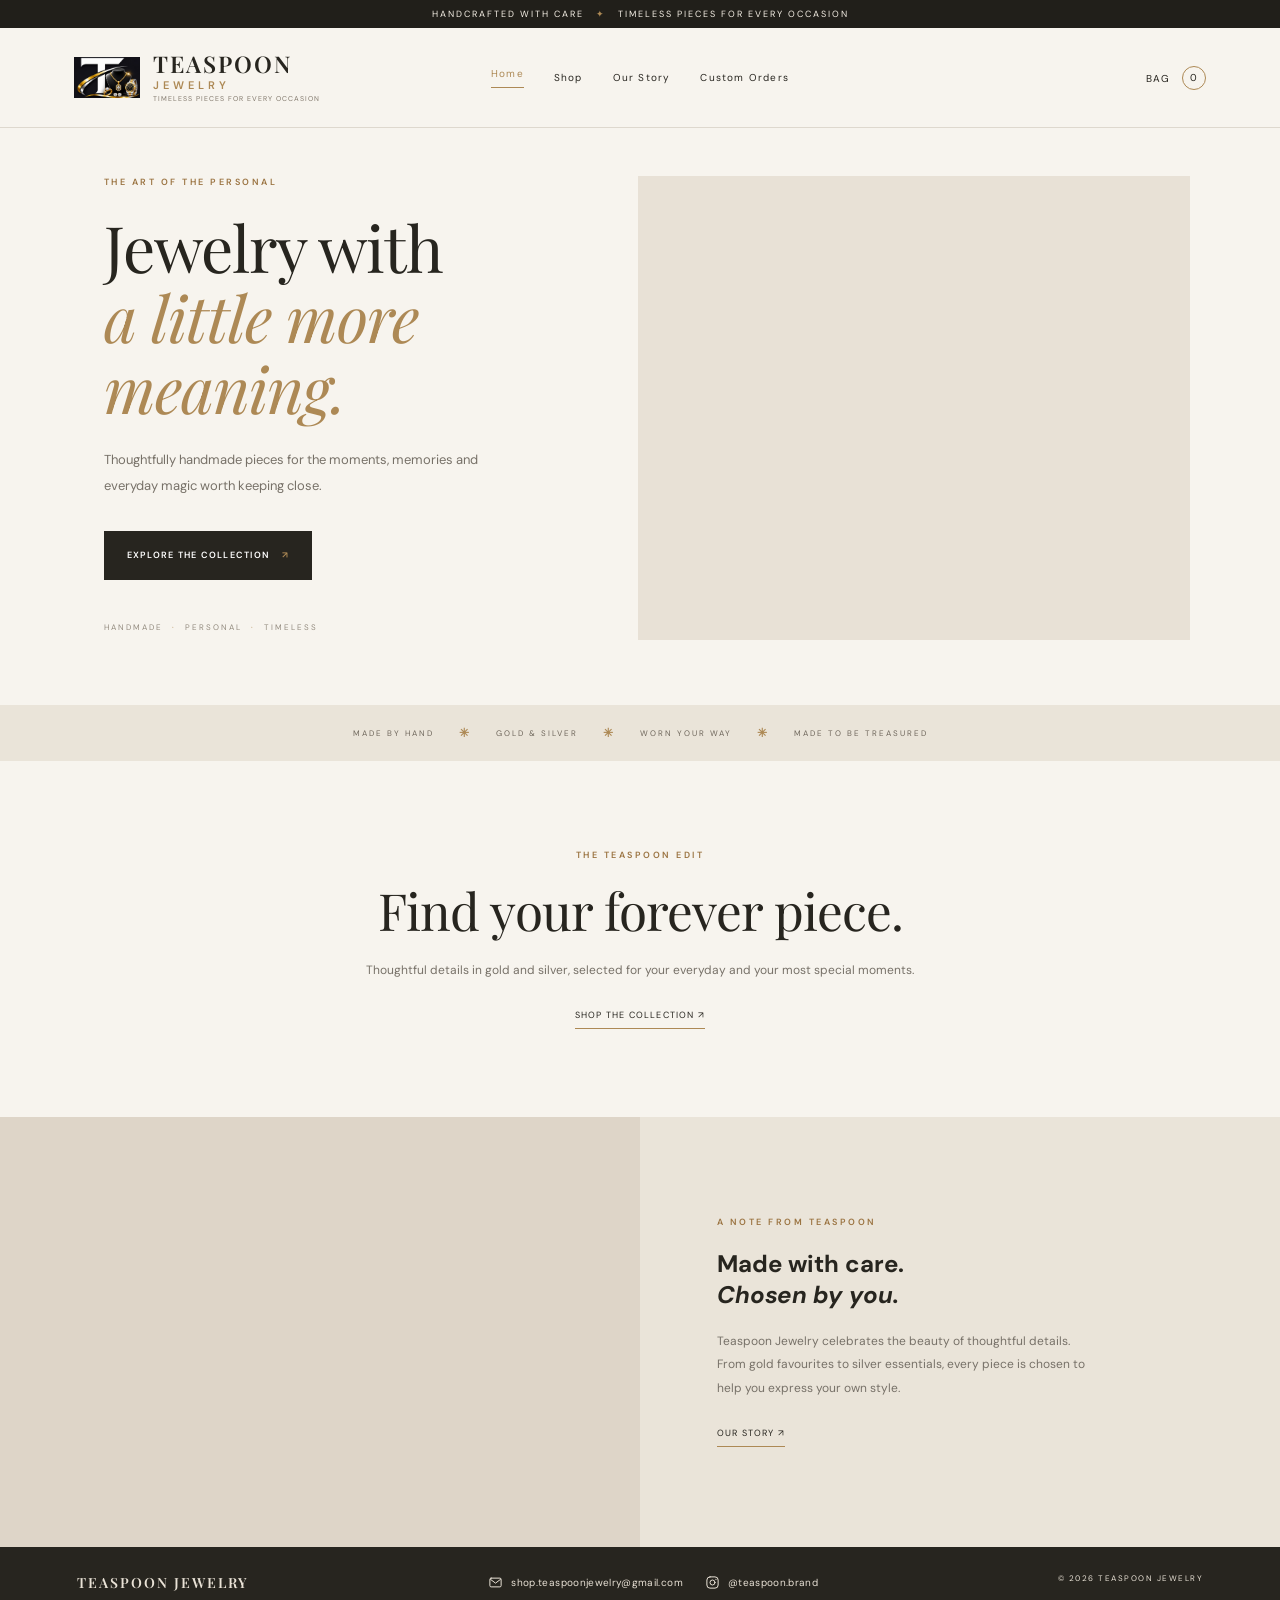
<file: index.html>
<!doctype html><html lang="en"><head><meta charset="utf-8"><meta name="viewport" content="width=device-width, initial-scale=1"><meta name="theme-color" content="#171612"><title>Home | Teaspoon Jewelry</title><link rel="preconnect" href="https://fonts.googleapis.com"><link rel="preconnect" href="https://fonts.gstatic.com" crossorigin><link href="https://fonts.googleapis.com/css2?family=DM+Sans:wght@400;500;600;700&family=Playfair+Display:ital,wght@0,400;0,500;0,600;1,400;1,500&display=swap" rel="stylesheet"><link rel="stylesheet" href="styles.css"></head><body><div class="announcement">HANDCRAFTED WITH CARE <span>✦</span> TIMELESS PIECES FOR EVERY OCCASION</div>
<header class="site-header">
  <a class="brand" href="index.html" aria-label="Teaspoon Jewelry home">
    <img class="brand-mark" src="logo-mark.jpg" alt="Teaspoon Jewelry emblem">
    <span class="brand-copy"><strong>TEASPOON</strong><span class="brand-sub">JEWELRY</span><small>TIMELESS PIECES FOR EVERY OCCASION</small></span>
  </a>
  <button class="menu-toggle" id="menuToggle" aria-label="Open navigation" aria-expanded="false">☰</button>
  <nav class="main-nav" id="nav" aria-label="Main navigation">
    <a href="index.html" data-page="home">Home</a>
    <a href="shop.html" data-page="shop">Shop</a>
    <a href="story.html" data-page="story">Our Story</a>
    <a href="custom.html" data-page="custom">Custom Orders</a>
  </nav>
  <button class="bag-button" id="openCart" aria-label="Open shopping bag">BAG <span id="bagCount">0</span></button>
</header><main>
<section class="hero" id="home">
 <div class="hero-copy"><p class="eyebrow">THE ART OF THE PERSONAL</p>
 <h1>Jewelry with<br><em>a little more meaning.</em></h1>
 <p class="hero-description">Thoughtfully handmade pieces for the moments, memories and everyday magic worth keeping close.</p>
 <a class="button button-dark" href="shop.html">EXPLORE THE COLLECTION <span>↗</span></a>
 <p class="hero-note">HANDMADE <i>·</i> PERSONAL <i>·</i> TIMELESS</p></div>
 <div class="hero-image" role="img" aria-label="Jewellery styled on a model"></div>
</section>
<div class="brand-strip"><span>MADE BY HAND</span><b>✳</b><span>GOLD &amp; SILVER</span><b>✳</b><span>WORN YOUR WAY</span><b>✳</b><span>MADE TO BE TREASURED</span></div>
<section class="home-intro section"><p class="eyebrow">THE TEASPOON EDIT</p><h2>Find your forever piece.</h2><p>Thoughtful details in gold and silver, selected for your everyday and your most special moments.</p><a class="text-link" href="shop.html">SHOP THE COLLECTION <span>↗</span></a></section>
<section class="story-preview"><div class="story-image"></div><div class="story-copy"><p class="eyebrow">A NOTE FROM TEASPOON</p><h2>Made with care.<br><em>Chosen by you.</em></h2><p>Teaspoon Jewelry celebrates the beauty of thoughtful details. From gold favourites to silver essentials, every piece is chosen to help you express your own style.</p><a class="text-link" href="story.html">OUR STORY <span>↗</span></a></div></section>
</main><footer>
  <a href="index.html">TEASPOON JEWELRY</a>
  <div class="footer-contact">
    <a class="contact-link" href="mailto:shop.teaspoonjewelry@gmail.com"><svg class="contact-icon" viewBox="0 0 24 24" aria-hidden="true"><rect x="3" y="5" width="18" height="14" rx="2"/><path d="m4 7 8 6 8-6"/></svg><span>shop.teaspoonjewelry@gmail.com</span></a>
    <a class="contact-link" href="https://www.instagram.com/teaspoon.brand/" target="_blank" rel="noopener noreferrer"><svg class="contact-icon" viewBox="0 0 24 24" aria-hidden="true"><rect x="3" y="3" width="18" height="18" rx="5"/><circle cx="12" cy="12" r="4"/><circle class="icon-dot" cx="17.5" cy="6.8" r="1"/></svg><span>@teaspoon.brand</span></a>
  </div>
  <span>© <span id="year"></span> TEASPOON JEWELRY</span>
</footer>
<div class="shade" id="shade"></div>
<aside class="cart" id="cart" aria-hidden="true" aria-label="Shopping bag">
  <div class="cart-head"><div><p class="eyebrow">YOUR SELECTION</p><h2>Your bag</h2></div><button id="closeCart" aria-label="Close shopping bag">×</button></div>
  <div class="cart-items" id="cartItems"><p class="empty">Your bag is waiting for something lovely.</p></div>
  <div class="cart-bottom"><div class="total"><span>Subtotal</span><strong id="cartTotal">GHS 0</strong></div>
    <button class="button button-dark checkout" id="checkout">ORDER VIA WHATSAPP <span>↗</span></button>
    <small>Orders will be confirmed personally before payment and delivery.</small>
  </div>
</aside>
<script src="script.js"></script></body></html>
</file>
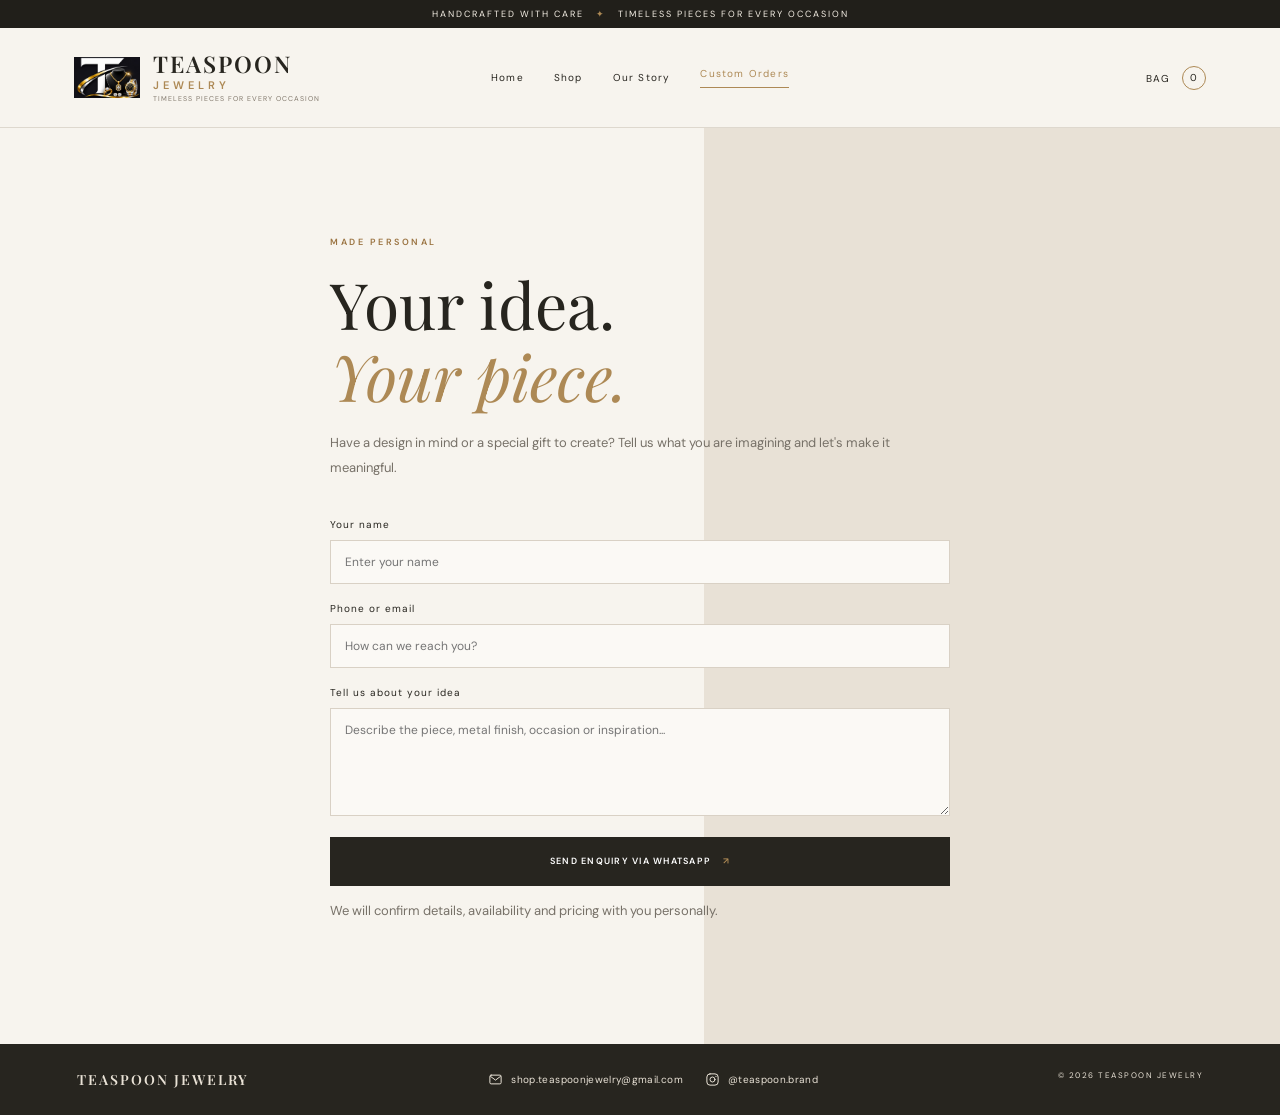
<file: custom.html>
<!doctype html><html lang="en"><head><meta charset="utf-8"><meta name="viewport" content="width=device-width, initial-scale=1"><meta name="theme-color" content="#171612"><title>Custom Orders | Teaspoon Jewelry</title><link rel="preconnect" href="https://fonts.googleapis.com"><link rel="preconnect" href="https://fonts.gstatic.com" crossorigin><link href="https://fonts.googleapis.com/css2?family=DM+Sans:wght@400;500;600;700&family=Playfair+Display:ital,wght@0,400;0,500;0,600;1,400;1,500&display=swap" rel="stylesheet"><link rel="stylesheet" href="styles.css"></head><body><div class="announcement">HANDCRAFTED WITH CARE <span>✦</span> TIMELESS PIECES FOR EVERY OCCASION</div>
<header class="site-header">
  <a class="brand" href="index.html" aria-label="Teaspoon Jewelry home">
    <img class="brand-mark" src="logo-mark.jpg" alt="Teaspoon Jewelry emblem">
    <span class="brand-copy"><strong>TEASPOON</strong><span class="brand-sub">JEWELRY</span><small>TIMELESS PIECES FOR EVERY OCCASION</small></span>
  </a>
  <button class="menu-toggle" id="menuToggle" aria-label="Open navigation" aria-expanded="false">☰</button>
  <nav class="main-nav" id="nav" aria-label="Main navigation">
    <a href="index.html" data-page="home">Home</a>
    <a href="shop.html" data-page="shop">Shop</a>
    <a href="story.html" data-page="story">Our Story</a>
    <a href="custom.html" data-page="custom">Custom Orders</a>
  </nav>
  <button class="bag-button" id="openCart" aria-label="Open shopping bag">BAG <span id="bagCount">0</span></button>
</header><main class="custom-page section">
<div class="custom-panel"><p class="eyebrow">MADE PERSONAL</p><h1>Your idea.<br><em>Your piece.</em></h1><p>Have a design in mind or a special gift to create? Tell us what you are imagining and let's make it meaningful.</p>
<form class="enquiry-form" id="customForm">
<label for="customerName">Your name</label><input id="customerName" name="name" required placeholder="Enter your name">
<label for="customerContact">Phone or email</label><input id="customerContact" name="contact" required placeholder="How can we reach you?">
<label for="design">Tell us about your idea</label><textarea id="design" name="design" rows="5" required placeholder="Describe the piece, metal finish, occasion or inspiration..."></textarea>
<button class="button button-dark" type="submit">SEND ENQUIRY VIA WHATSAPP <span>↗</span></button>
</form><p class="form-note">We will confirm details, availability and pricing with you personally.</p></div>
</main><footer>
  <a href="index.html">TEASPOON JEWELRY</a>
  <div class="footer-contact">
    <a class="contact-link" href="mailto:shop.teaspoonjewelry@gmail.com"><svg class="contact-icon" viewBox="0 0 24 24" aria-hidden="true"><rect x="3" y="5" width="18" height="14" rx="2"/><path d="m4 7 8 6 8-6"/></svg><span>shop.teaspoonjewelry@gmail.com</span></a>
    <a class="contact-link" href="https://www.instagram.com/teaspoon.brand/" target="_blank" rel="noopener noreferrer"><svg class="contact-icon" viewBox="0 0 24 24" aria-hidden="true"><rect x="3" y="3" width="18" height="18" rx="5"/><circle cx="12" cy="12" r="4"/><circle class="icon-dot" cx="17.5" cy="6.8" r="1"/></svg><span>@teaspoon.brand</span></a>
  </div>
  <span>© <span id="year"></span> TEASPOON JEWELRY</span>
</footer>
<div class="shade" id="shade"></div>
<aside class="cart" id="cart" aria-hidden="true" aria-label="Shopping bag">
  <div class="cart-head"><div><p class="eyebrow">YOUR SELECTION</p><h2>Your bag</h2></div><button id="closeCart" aria-label="Close shopping bag">×</button></div>
  <div class="cart-items" id="cartItems"><p class="empty">Your bag is waiting for something lovely.</p></div>
  <div class="cart-bottom"><div class="total"><span>Subtotal</span><strong id="cartTotal">GHS 0</strong></div>
    <button class="button button-dark checkout" id="checkout">ORDER VIA WHATSAPP <span>↗</span></button>
    <small>Orders will be confirmed personally before payment and delivery.</small>
  </div>
</aside>
<script src="script.js"></script></body></html>
</file>
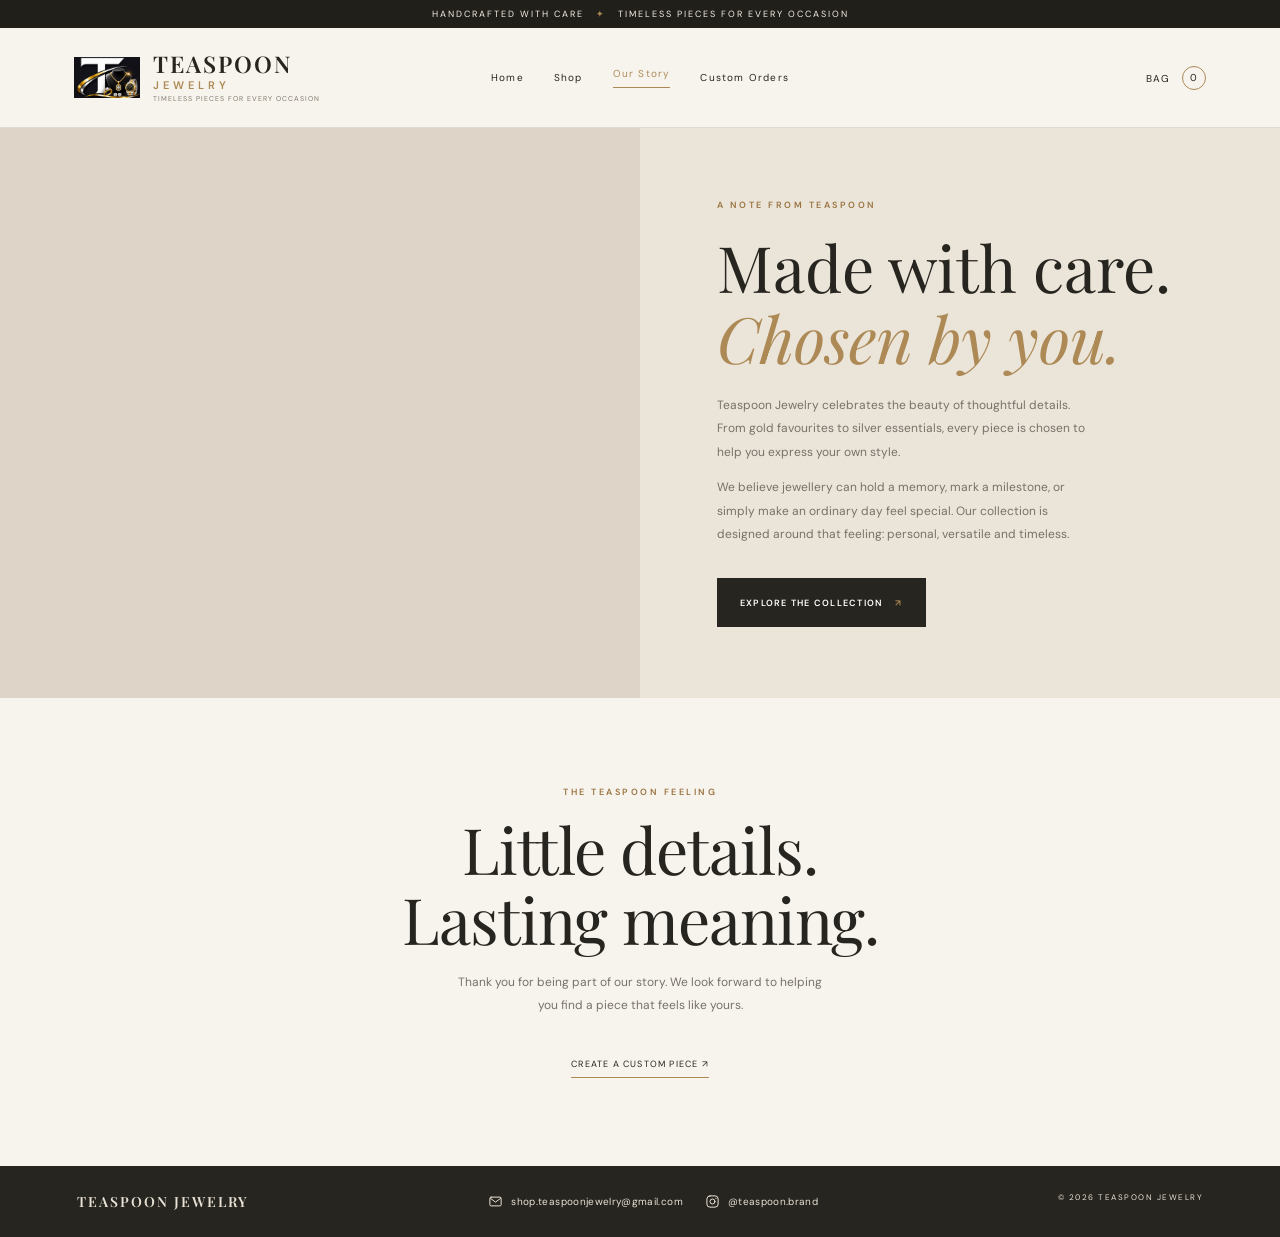
<file: story.html>
<!doctype html><html lang="en"><head><meta charset="utf-8"><meta name="viewport" content="width=device-width, initial-scale=1"><meta name="theme-color" content="#171612"><title>Our Story | Teaspoon Jewelry</title><link rel="preconnect" href="https://fonts.googleapis.com"><link rel="preconnect" href="https://fonts.gstatic.com" crossorigin><link href="https://fonts.googleapis.com/css2?family=DM+Sans:wght@400;500;600;700&family=Playfair+Display:ital,wght@0,400;0,500;0,600;1,400;1,500&display=swap" rel="stylesheet"><link rel="stylesheet" href="styles.css"></head><body><div class="announcement">HANDCRAFTED WITH CARE <span>✦</span> TIMELESS PIECES FOR EVERY OCCASION</div>
<header class="site-header">
  <a class="brand" href="index.html" aria-label="Teaspoon Jewelry home">
    <img class="brand-mark" src="logo-mark.jpg" alt="Teaspoon Jewelry emblem">
    <span class="brand-copy"><strong>TEASPOON</strong><span class="brand-sub">JEWELRY</span><small>TIMELESS PIECES FOR EVERY OCCASION</small></span>
  </a>
  <button class="menu-toggle" id="menuToggle" aria-label="Open navigation" aria-expanded="false">☰</button>
  <nav class="main-nav" id="nav" aria-label="Main navigation">
    <a href="index.html" data-page="home">Home</a>
    <a href="shop.html" data-page="shop">Shop</a>
    <a href="story.html" data-page="story">Our Story</a>
    <a href="custom.html" data-page="custom">Custom Orders</a>
  </nav>
  <button class="bag-button" id="openCart" aria-label="Open shopping bag">BAG <span id="bagCount">0</span></button>
</header><main class="story-page">
<section class="story-page-hero"><div class="story-page-image"></div><div class="story-copy"><p class="eyebrow">A NOTE FROM TEASPOON</p><h1>Made with care.<br><em>Chosen by you.</em></h1><p>Teaspoon Jewelry celebrates the beauty of thoughtful details. From gold favourites to silver essentials, every piece is chosen to help you express your own style.</p><p>We believe jewellery can hold a memory, mark a milestone, or simply make an ordinary day feel special. Our collection is designed around that feeling: personal, versatile and timeless.</p><a class="button button-dark" href="shop.html">EXPLORE THE COLLECTION <span>↗</span></a></div></section>
<section class="custom section"><p class="eyebrow">THE TEASPOON FEELING</p><h2>Little details. Lasting meaning.</h2><p>Thank you for being part of our story. We look forward to helping you find a piece that feels like yours.</p><a class="text-link" href="custom.html">CREATE A CUSTOM PIECE <span>↗</span></a></section>
</main><footer>
  <a href="index.html">TEASPOON JEWELRY</a>
  <div class="footer-contact">
    <a class="contact-link" href="mailto:shop.teaspoonjewelry@gmail.com"><svg class="contact-icon" viewBox="0 0 24 24" aria-hidden="true"><rect x="3" y="5" width="18" height="14" rx="2"/><path d="m4 7 8 6 8-6"/></svg><span>shop.teaspoonjewelry@gmail.com</span></a>
    <a class="contact-link" href="https://www.instagram.com/teaspoon.brand/" target="_blank" rel="noopener noreferrer"><svg class="contact-icon" viewBox="0 0 24 24" aria-hidden="true"><rect x="3" y="3" width="18" height="18" rx="5"/><circle cx="12" cy="12" r="4"/><circle class="icon-dot" cx="17.5" cy="6.8" r="1"/></svg><span>@teaspoon.brand</span></a>
  </div>
  <span>© <span id="year"></span> TEASPOON JEWELRY</span>
</footer>
<div class="shade" id="shade"></div>
<aside class="cart" id="cart" aria-hidden="true" aria-label="Shopping bag">
  <div class="cart-head"><div><p class="eyebrow">YOUR SELECTION</p><h2>Your bag</h2></div><button id="closeCart" aria-label="Close shopping bag">×</button></div>
  <div class="cart-items" id="cartItems"><p class="empty">Your bag is waiting for something lovely.</p></div>
  <div class="cart-bottom"><div class="total"><span>Subtotal</span><strong id="cartTotal">GHS 0</strong></div>
    <button class="button button-dark checkout" id="checkout">ORDER VIA WHATSAPP <span>↗</span></button>
    <small>Orders will be confirmed personally before payment and delivery.</small>
  </div>
</aside>
<script src="script.js"></script></body></html>
</file>
<file: styles.css>
*{box-sizing:border-box}
:root{--ink:#27251f;--paper:#f7f4ee;--gold:#ad8955;--muted:#777168;--line:#ded8ce;--dark:#211f1a}
html{scroll-behavior:smooth;scroll-padding-top:24px}
body{margin:0;background:var(--paper);color:var(--ink);font-family:"DM Sans",sans-serif}
button,a{font:inherit}
button{cursor:pointer}
.announcement{min-height:28px;padding:8px 12px;background:var(--dark);color:#f5efe5;text-align:center;font-size:9px;letter-spacing:2px}
.announcement span{color:var(--gold);padding:0 8px}
.site-header{height:100px;padding:0 5.8%;display:grid;grid-template-columns:minmax(250px,1fr) auto minmax(80px,1fr);align-items:center;gap:28px;border-bottom:1px solid var(--line)}
.brand{display:flex;align-items:center;gap:13px;min-width:0;color:var(--ink);text-decoration:none}
.brand-mark{display:block;width:66px;height:66px;object-fit:contain;flex:none}
.brand-copy{display:flex;flex-direction:column;gap:2px;text-decoration:none;color:var(--ink)}
.brand-copy strong{font:600 23px/1.05 "Playfair Display",serif;letter-spacing:2px;color:var(--ink)}
.brand-sub{font-size:11px;letter-spacing:4px;font-weight:600;color:var(--gold)}
.brand-copy small{font-size:7px;letter-spacing:1px;color:#82796d;white-space:nowrap}
.main-nav{display:flex;align-items:center;gap:30px}
.main-nav a,.bag-button{font-size:10px;letter-spacing:1.2px;text-decoration:none;color:var(--ink)}
.main-nav a:hover,.text-link:hover{color:var(--gold)}
.bag-button{justify-self:end;border:0;background:none;padding:8px 0}
.bag-button span{display:inline-grid;place-items:center;width:24px;height:24px;margin-left:7px;border:1px solid var(--gold);border-radius:50%;font-size:10px}
.menu-toggle{display:none}
.hero{display:grid;grid-template-columns:.92fr 1.08fr;gap:7%;padding:48px 7% 65px;min-height:570px}
.hero-copy{align-self:center;padding-left:3%}
.eyebrow{margin:0;color:#9b7442;font-size:9px;font-weight:600;letter-spacing:2.5px}
.hero h1,.section h2,.story h2{margin:24px 0;font:400 clamp(43px,5vw,68px)/1.1 "Playfair Display",serif;letter-spacing:-1px}
.hero h1 em,.story h2 em{color:var(--gold);font-weight:400}
.hero-description{max-width:390px;color:var(--muted);font-size:13px;line-height:1.95}
.button{display:inline-flex;align-items:center;justify-content:center;gap:12px;min-height:49px;padding:0 22px;border:1px solid var(--ink);font-size:9px;font-weight:600;letter-spacing:1.25px;text-decoration:none;transition:.2s}
.button-dark{margin-top:20px;background:var(--ink);color:white}
.button-dark:hover{background:var(--gold);border-color:var(--gold)}
.button span,.add-button span{color:var(--gold)}
.hero-note{margin-top:42px;color:#938b7f;font-size:8px;letter-spacing:2px}
.hero-note i{padding:0 5px;color:var(--gold);font-style:normal}
.hero-image{min-height:455px;background:#e8e1d6 url("https://images.unsplash.com/photo-1611652022419-a9419f74343d?auto=format&fit=crop&w=1400&q=88") center/cover no-repeat}
.brand-strip{display:flex;justify-content:center;align-items:center;gap:25px;flex-wrap:wrap;padding:20px 12px;background:#eae4d9;color:#6f675c;font-size:8px;letter-spacing:2px}
.brand-strip b{color:var(--gold);font-size:12px}
.section{padding:88px 8%}
.section-heading{display:flex;justify-content:space-between;align-items:end;gap:32px;margin-bottom:35px}
.section-heading h2,.story h2{font-size:clamp(36px,4vw,52px);margin:14px 0}
.section-heading>p,.story-copy>p:not(.eyebrow),.custom>p:not(.eyebrow){max-width:370px;color:var(--muted);font-size:12px;line-height:1.95}
.filter-bar{display:flex;justify-content:space-between;align-items:center;gap:15px;flex-wrap:wrap;margin-bottom:25px;padding-bottom:15px;border-bottom:1px solid var(--line)}
.filter-group{display:flex;gap:8px;flex-wrap:wrap}
.filter,.metal{padding:9px 13px;border:1px solid #d9d1c5;background:transparent;color:#4d4942;font-size:9px;letter-spacing:.5px}
.filter.active,.metal.active,.filter:hover,.metal:hover{background:var(--ink);border-color:var(--ink);color:white}
.product-grid{display:grid;grid-template-columns:repeat(3,minmax(0,1fr));gap:32px 22px}
.product-card.hidden{display:none}
.product-image{position:relative;height:330px;background-color:#e4ddd2;background-size:cover;background-position:center}
.p1{background-image:url("https://images.unsplash.com/photo-1611652022419-a9419f74343d?auto=format&fit=crop&w=900&q=85")}
.p2{background-image:url("https://images.unsplash.com/photo-1617038220319-276d3cfab638?auto=format&fit=crop&w=900&q=85")}
.p3{background-image:url("https://images.unsplash.com/photo-1611591437281-460bfbe1220a?auto=format&fit=crop&w=900&q=85")}
.p4{background-image:url("https://images.unsplash.com/photo-1605100804763-247f67b3557e?auto=format&fit=crop&w=900&q=85")}
.p5{background-image:url("https://images.unsplash.com/photo-1630019852942-f89202989a59?auto=format&fit=crop&w=900&q=85")}
.p6{background-image:url("https://images.unsplash.com/photo-1599643478518-a784e5dc4c8f?auto=format&fit=crop&w=900&q=85")}
.product-tag{position:absolute;top:13px;left:13px;padding:7px 10px;background:#f7f4eeed;font-size:8px;letter-spacing:1.2px}
.product-info{display:flex;justify-content:space-between;gap:12px;padding:15px 0 12px}
.product-info h3{margin:0 0 6px;font:500 17px "Playfair Display",serif}
.product-info p{margin:0;color:var(--muted);font-size:10px}
.product-info strong{font-size:11px;font-weight:600;white-space:nowrap}
.add-button{display:flex;justify-content:space-between;align-items:center;width:100%;padding:12px 13px;border:1px solid var(--line);background:transparent;font-size:9px;font-weight:600;letter-spacing:1.3px}
.add-button:hover{background:var(--ink);color:white;border-color:var(--ink)}
.sample-note{margin:25px 0 0;color:#81796e;font-size:10px;line-height:1.7}
.story{display:grid;grid-template-columns:1fr 1fr;background:#eae4d9}
.story-image{min-height:440px;background:#ded5c8 url("https://images.unsplash.com/photo-1617038220319-276d3cfab638?auto=format&fit=crop&w=1200&q=85") center/cover no-repeat}
.story-copy{align-self:center;padding:60px 12%}
.text-link{display:inline-block;margin-top:15px;padding-bottom:7px;border-bottom:1px solid var(--gold);color:var(--ink);font-size:9px;letter-spacing:1.2px;text-decoration:none}
.custom{text-align:center;max-width:780px;margin:auto}
.custom h2{margin:16px 0}
.custom>p:not(.eyebrow){margin:0 auto 25px}
.button-outline{background:transparent;color:var(--ink)}
.button-outline:hover{background:var(--ink);color:white}
footer{display:flex;justify-content:space-between;gap:15px;flex-wrap:wrap;padding:26px 6%;background:var(--ink);color:#e9e2d6;font-size:8px;letter-spacing:1.5px}
footer strong{font:600 14px "Playfair Display",serif;letter-spacing:2px}
.shade{position:fixed;inset:0;z-index:9;background:#17161280;opacity:0;visibility:hidden;transition:.2s}
.cart{position:fixed;z-index:10;top:0;right:0;display:flex;flex-direction:column;width:min(420px,100%);height:100%;padding:25px;background:var(--paper);transform:translateX(100%);transition:.25s}
.cart-open .shade{opacity:1;visibility:visible}.cart-open .cart{transform:translateX(0)}
.cart-head{display:flex;justify-content:space-between;align-items:center;padding-bottom:17px;border-bottom:1px solid var(--line)}
.cart-head h2{margin:6px 0 0;font:30px "Playfair Display",serif}
.cart-head button{border:0;background:none;color:var(--ink);font-size:29px}
.cart-items{flex:1;overflow:auto;padding:15px 0}
.empty{color:var(--muted);font-size:12px}
.cart-row{display:flex;justify-content:space-between;gap:12px;padding:14px 0;border-bottom:1px solid var(--line);font-size:12px}
.cart-row small{display:block;margin-top:5px;color:var(--muted)}
.remove{margin-left:8px;border:0;background:none;color:#9a7544;font-size:10px;text-decoration:underline}
.cart-bottom{padding-top:18px;border-top:1px solid var(--line)}
.total{display:flex;justify-content:space-between;margin-bottom:15px;font-size:13px}
.checkout{width:100%;border:0;cursor:pointer}
.cart-bottom>small{display:block;margin-top:12px;color:var(--muted);font-size:10px;line-height:1.6;text-align:center}
@media(max-width:850px){.site-header{padding:0 4%;gap:15px;grid-template-columns:minmax(220px,1fr) auto auto}.brand-mark{width:55px;height:55px}.brand-copy strong{font-size:19px}.main-nav{gap:16px}.hero{padding:38px 6%;gap:5%}.hero-image{min-height:390px}.product-image{height:270px}}
@media(max-width:620px){.announcement{font-size:7px;letter-spacing:1.3px}.site-header{position:relative;height:78px;padding:0 4%;grid-template-columns:35px 1fr auto;gap:8px}.menu-toggle{display:block;grid-column:1;grid-row:1;border:0;background:none;color:var(--ink);font-size:22px}.brand{grid-column:2;grid-row:1;gap:7px}.brand-mark{width:43px;height:43px}.brand-copy strong{font-size:15px;letter-spacing:1.3px}.brand-sub{font-size:8px;letter-spacing:3px}.brand-copy small{display:none}.bag-button{grid-column:3;grid-row:1}.main-nav{display:none;position:absolute;top:78px;left:0;right:0;z-index:5;padding:20px 6%;background:var(--paper);border-bottom:1px solid var(--line)}.main-nav.open{display:flex;flex-direction:column;align-items:flex-start}.hero{grid-template-columns:1fr;padding:38px 6% 45px}.hero-copy{padding:0}.hero h1{font-size:48px}.hero-image{min-height:370px}.brand-strip{gap:12px;font-size:7px}.section{padding:65px 6%}.section-heading{display:block}.section-heading>p{margin-top:15px}.filter-bar{display:block}.metal-filters{margin-top:10px}.product-grid{grid-template-columns:repeat(2,minmax(0,1fr));gap:22px 12px}.product-image{height:230px}.product-info{display:block}.product-info h3{font-size:15px}.product-info strong{display:block;margin-top:8px}.story{grid-template-columns:1fr}.story-image{min-height:330px}.story-copy{padding:45px 8%}footer span:nth-child(2){display:none}}
@media(max-width:390px){.brand-copy strong{font-size:13px}.brand-sub{font-size:7px}.product-grid{grid-template-columns:1fr}.product-image{height:330px}}

/* Multi-page navigation and page layouts */
.main-nav a[aria-current="page"]{color:var(--gold);border-bottom:1px solid var(--gold);padding-bottom:7px}
footer a{color:#e9e2d6;text-decoration:none;font:600 14px "Playfair Display",serif;letter-spacing:2px}
.home-intro{text-align:center;max-width:760px;margin:auto}
.home-intro h2{margin:15px 0;font:400 clamp(36px,4vw,52px) "Playfair Display",serif}
.home-intro>p:not(.eyebrow){color:var(--muted);font-size:12px;line-height:1.9}
.story-preview{display:grid;grid-template-columns:1fr 1fr;background:#eae4d9}
.story-preview .story-image{min-height:430px}
.story-page-hero{display:grid;grid-template-columns:1fr 1fr;min-height:570px;background:#eae4d9}
.story-page-image{min-height:570px;background:#ded5c8 url("https://images.unsplash.com/photo-1617038220319-276d3cfab638?auto=format&fit=crop&w=1200&q=85") center/cover no-repeat}
.story-page-hero .story-copy{align-self:center;padding:60px 12%}
.story-page-hero h1,.custom-panel h1,.page-heading h1{margin:20px 0;font:400 clamp(42px,5vw,64px)/1.12 "Playfair Display",serif}
.story-page-hero h1 em,.custom-panel h1 em{color:var(--gold);font-weight:400}
.inner-page{min-height:70vh}
.page-heading{text-align:center;margin:0 auto 48px;max-width:650px}
.page-heading h1{font-size:clamp(40px,5vw,58px)}
.page-heading>p:last-child,.custom-panel>p:not(.eyebrow){color:var(--muted);font-size:13px;line-height:1.9}
.custom-page{min-height:70vh;background:linear-gradient(90deg,#f7f4ee 0%,#f7f4ee 55%,#eee8de 55%,#eee8de 100%)}
.custom-panel{max-width:620px;margin:0 auto;padding:20px 0}
.enquiry-form{display:grid;gap:9px;margin-top:28px}
.enquiry-form label{margin-top:9px;font-size:10px;letter-spacing:1px}
.enquiry-form input,.enquiry-form textarea{width:100%;padding:13px 14px;border:1px solid #d9d1c5;background:#fbf9f5;color:var(--ink);font:12px "DM Sans",sans-serif;outline:none}
.enquiry-form input:focus,.enquiry-form textarea:focus{border-color:var(--gold)}
.enquiry-form textarea{resize:vertical}
.enquiry-form .button{margin-top:12px}
.form-note{color:var(--muted);font-size:10px;line-height:1.7}
@media(max-width:620px){.story-preview,.story-page-hero{grid-template-columns:1fr}.story-preview .story-image{min-height:320px}.story-page-image{min-height:340px}.story-page-hero .story-copy{padding:42px 7%}.custom-page{background:var(--paper)}.page-heading{margin-bottom:30px}}

/* Live Supabase catalogue images */
.product-image{overflow:hidden}
.product-image img{display:block;width:100%;height:100%;object-fit:cover;object-position:center}
.catalog-message{grid-column:1/-1;padding:35px 0;color:var(--muted);font-size:14px}

/* Footer contact links */
footer .footer-contact{display:flex;align-items:center;gap:18px;flex-wrap:wrap}
footer .footer-contact a{font:400 9px "DM Sans",sans-serif;letter-spacing:.5px;color:#e9e2d6;text-decoration:none}
footer .footer-contact a:hover{text-decoration:underline;text-underline-offset:4px}
footer .footer-contact .contact-link{display:inline-flex;align-items:center;gap:8px}
footer .footer-contact .contact-icon{width:15px;height:15px;flex:0 0 15px;fill:none;stroke:currentColor;stroke-width:1.6;stroke-linecap:round;stroke-linejoin:round}
footer .footer-contact .contact-icon .icon-dot{fill:currentColor;stroke:none}
@media(max-width:620px){footer{align-items:flex-start;flex-direction:column;gap:14px}footer .footer-contact{align-items:flex-start;flex-direction:column;gap:9px}}


/* Refinements: keep contact details readable and give Custom Orders its editorial image panel */
footer .footer-contact .contact-link span{display:inline!important;visibility:visible!important;opacity:1!important;color:#e9e2d6!important;font:400 10px/1.5 "DM Sans",sans-serif!important;letter-spacing:.35px!important;}
footer .footer-contact{gap:16px 22px;}
.custom-page{position:relative;isolation:isolate;overflow:hidden;}
.custom-page::before{content:"";position:absolute;z-index:-1;top:0;right:0;width:45%;height:100%;background:#e8e1d6 url("https://images.unsplash.com/photo-1617038220319-276d3cfab638?auto=format&fit=crop&w=1400&q=88") center/cover no-repeat;}
.custom-panel{position:relative;z-index:1;}
@media(max-width:620px){
  .custom-page{background:var(--paper);padding-top:0;}
  .custom-page::before{top:0;right:0;left:0;width:100%;height:190px;background-position:center 48%;}
  .custom-panel{padding:215px 0 20px;}
  footer .footer-contact{gap:10px;}
}
</file>
